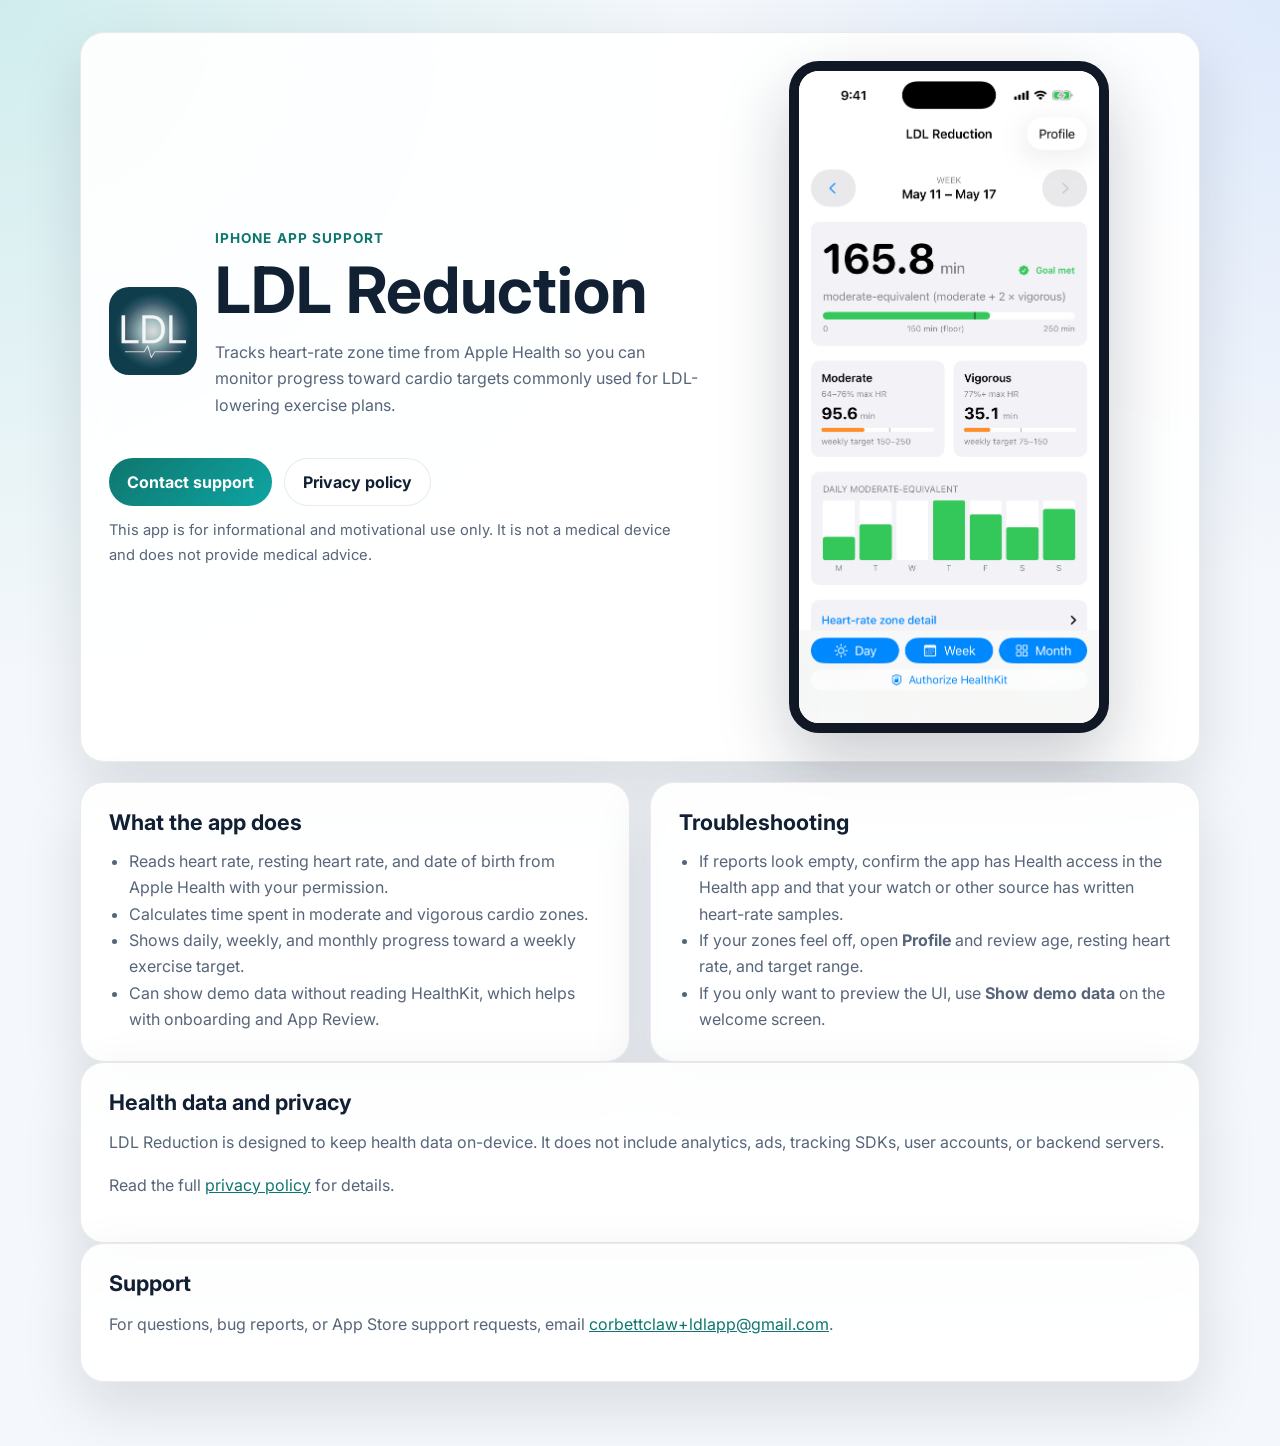
<file: index.html>
<!doctype html>
<html lang="en">
<head>
  <meta charset="utf-8">
  <meta name="viewport" content="width=device-width, initial-scale=1">
  <title>LDL Reduction Support</title>
  <meta name="description" content="Support and privacy information for the LDL Reduction iPhone app.">
  <link rel="preconnect" href="https://fonts.googleapis.com">
  <link rel="preconnect" href="https://fonts.gstatic.com" crossorigin>
  <link href="https://fonts.googleapis.com/css2?family=Inter:wght@400;500;600;700;800&display=swap" rel="stylesheet">
  <link rel="stylesheet" href="styles.css">
</head>
<body>
  <main class="shell">
    <section class="hero card">
      <div class="hero-copy">
        <div class="app-badge">
          <img src="assets/app-icon.png" alt="LDL Reduction app icon">
          <div>
            <p class="eyebrow">iPhone app support</p>
            <h1>LDL Reduction</h1>
            <p class="lede">Tracks heart-rate zone time from Apple Health so you can monitor progress toward cardio targets commonly used for LDL-lowering exercise plans.</p>
          </div>
        </div>
        <div class="cta-row">
          <a class="button primary" href="mailto:corbettclaw+ldlapp@gmail.com">Contact support</a>
          <a class="button secondary" href="privacy.html">Privacy policy</a>
        </div>
        <p class="fine-print">This app is for informational and motivational use only. It is not a medical device and does not provide medical advice.</p>
      </div>
      <div class="hero-shot">
        <img src="assets/app-screenshot.png" alt="LDL Reduction weekly report screen">
      </div>
    </section>

    <section class="grid two-up">
      <article class="card">
        <h2>What the app does</h2>
        <ul>
          <li>Reads heart rate, resting heart rate, and date of birth from Apple Health with your permission.</li>
          <li>Calculates time spent in moderate and vigorous cardio zones.</li>
          <li>Shows daily, weekly, and monthly progress toward a weekly exercise target.</li>
          <li>Can show demo data without reading HealthKit, which helps with onboarding and App Review.</li>
        </ul>
      </article>
      <article class="card">
        <h2>Troubleshooting</h2>
        <ul>
          <li>If reports look empty, confirm the app has Health access in the Health app and that your watch or other source has written heart-rate samples.</li>
          <li>If your zones feel off, open <strong>Profile</strong> and review age, resting heart rate, and target range.</li>
          <li>If you only want to preview the UI, use <strong>Show demo data</strong> on the welcome screen.</li>
        </ul>
      </article>
    </section>

    <section class="card">
      <h2>Health data and privacy</h2>
      <p>LDL Reduction is designed to keep health data on-device. It does not include analytics, ads, tracking SDKs, user accounts, or backend servers.</p>
      <p>Read the full <a href="privacy.html">privacy policy</a> for details.</p>
    </section>

    <section class="card">
      <h2>Support</h2>
      <p>For questions, bug reports, or App Store support requests, email <a href="mailto:corbettclaw+ldlapp@gmail.com">corbettclaw+ldlapp@gmail.com</a>.</p>
    </section>
  </main>
</body>
</html>
</file>
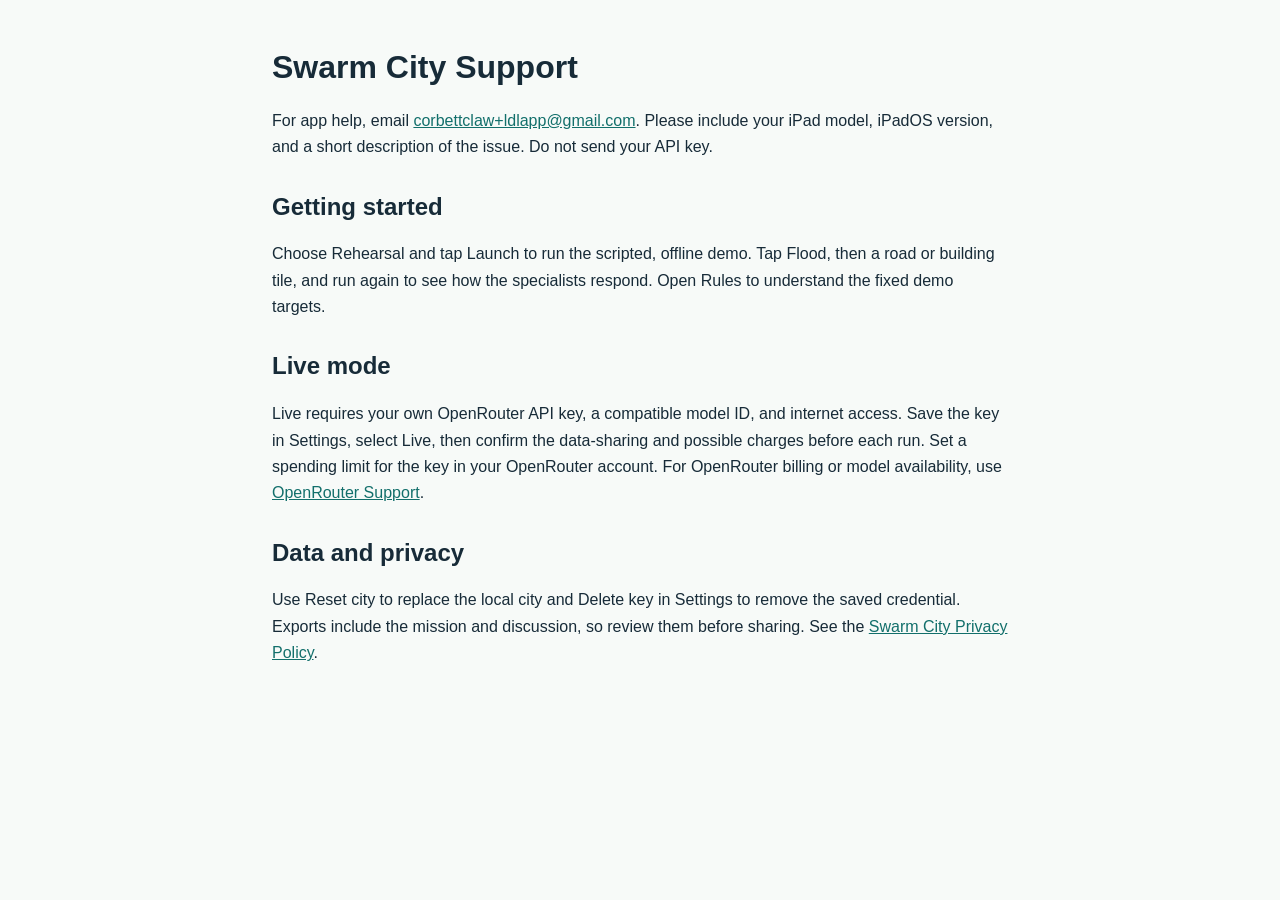
<file: swarm-city/index.html>
<!doctype html>
<html lang="en">
<head>
  <meta charset="utf-8">
  <meta name="viewport" content="width=device-width, initial-scale=1">
  <title>Swarm City Support</title>
  <style>
    :root { color-scheme: light; font-family: -apple-system, BlinkMacSystemFont, "Segoe UI", sans-serif; line-height: 1.65; }
    body { max-width: 46rem; margin: 3rem auto; padding: 0 1.25rem; color: #172b38; background: #f7faf8; }
    h1, h2 { line-height: 1.2; } h2 { margin-top: 2rem; } a { color: #126f6b; }
    .note { padding: .8rem 1rem; border-left: .25rem solid #dd874f; background: #fff3e9; }
  </style>
</head>
<body>
  <h1>Swarm City Support</h1>
  <p>For app help, email <a href="mailto:corbettclaw+ldlapp@gmail.com">corbettclaw+ldlapp@gmail.com</a>. Please include your iPad model, iPadOS version, and a short description of the issue. Do not send your API key.</p>

  <h2>Getting started</h2>
  <p>Choose Rehearsal and tap Launch to run the scripted, offline demo. Tap Flood, then a road or building tile, and run again to see how the specialists respond. Open Rules to understand the fixed demo targets.</p>

  <h2>Live mode</h2>
  <p>Live requires your own OpenRouter API key, a compatible model ID, and internet access. Save the key in Settings, select Live, then confirm the data-sharing and possible charges before each run. Set a spending limit for the key in your OpenRouter account. For OpenRouter billing or model availability, use <a href="https://openrouter.ai/support">OpenRouter Support</a>.</p>

  <h2>Data and privacy</h2>
  <p>Use Reset city to replace the local city and Delete key in Settings to remove the saved credential. Exports include the mission and discussion, so review them before sharing. See the <a href="privacy.html">Swarm City Privacy Policy</a>.</p>
</body>
</html>
</file>
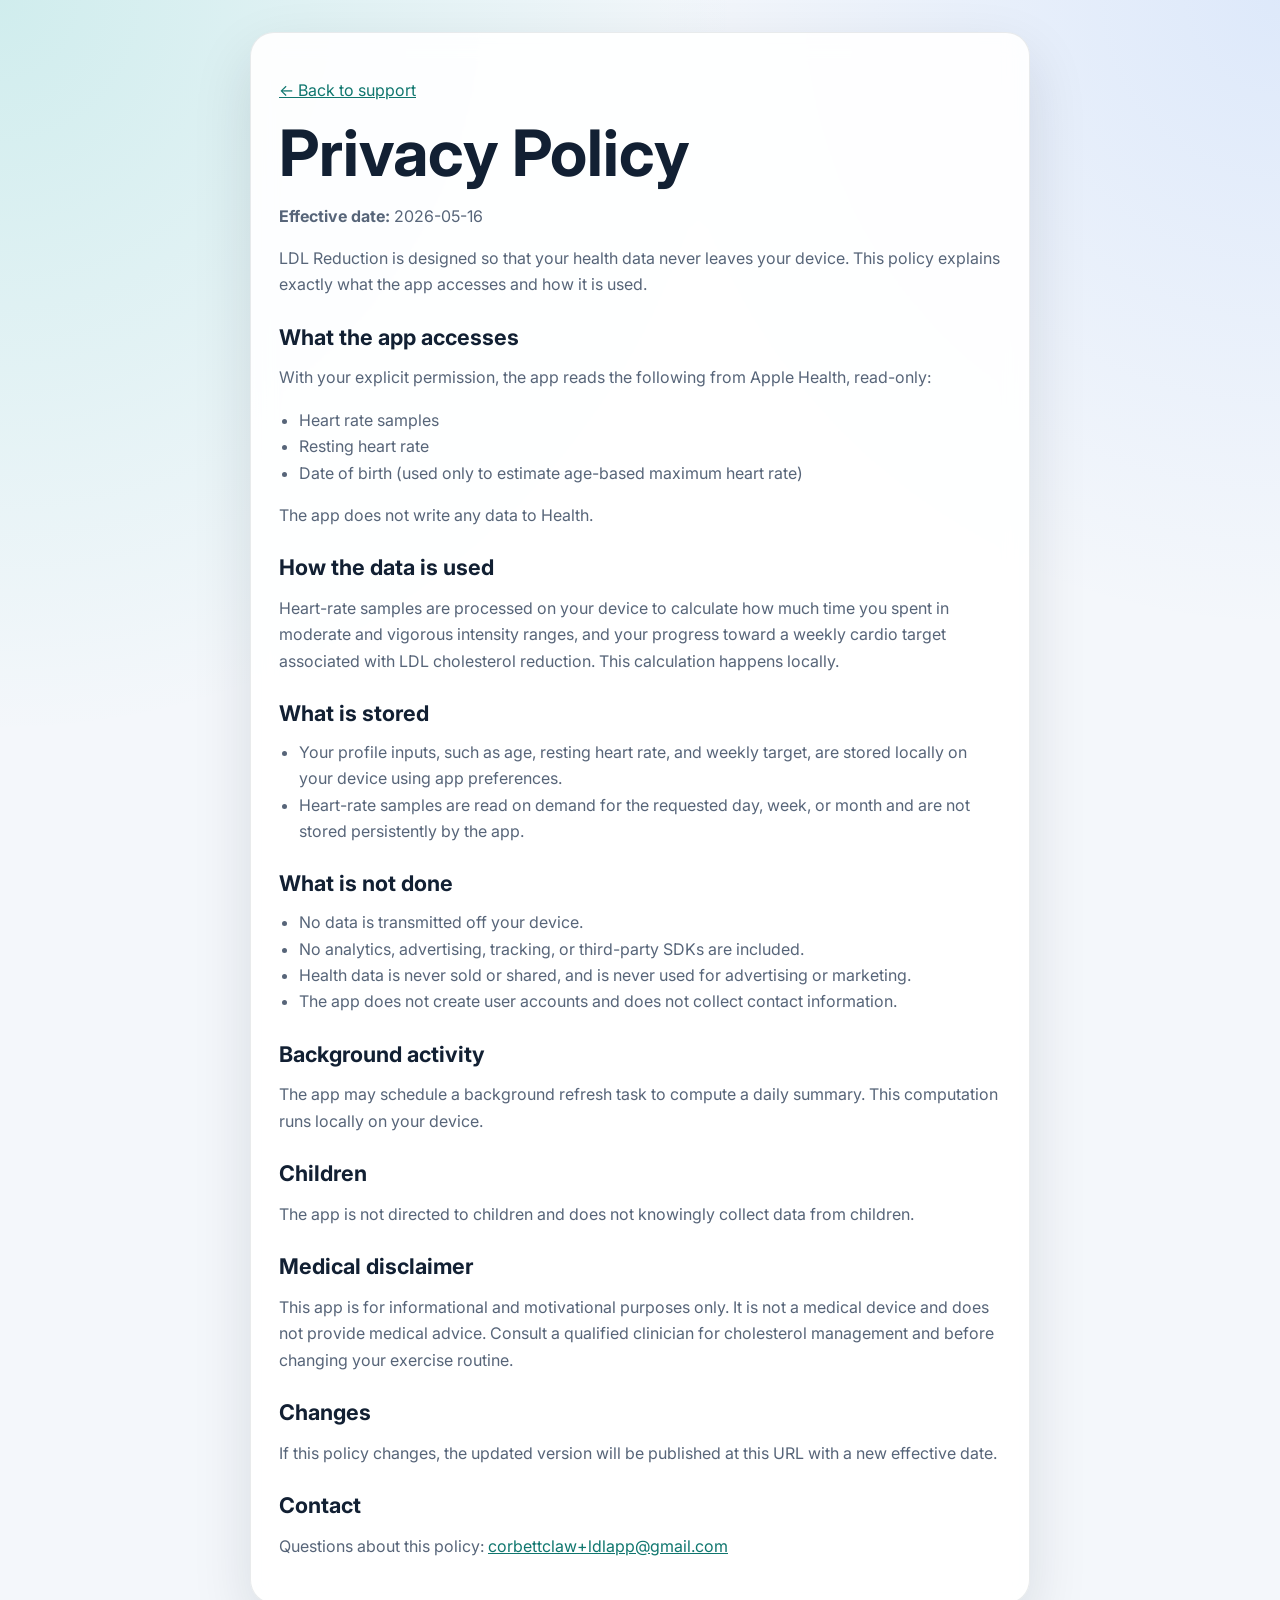
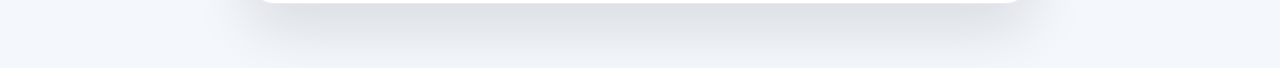
<file: privacy.html>
<!doctype html>
<html lang="en">
<head>
  <meta charset="utf-8">
  <meta name="viewport" content="width=device-width, initial-scale=1">
  <title>LDL Reduction Privacy Policy</title>
  <meta name="description" content="Privacy policy for the LDL Reduction iPhone app.">
  <link rel="preconnect" href="https://fonts.googleapis.com">
  <link rel="preconnect" href="https://fonts.gstatic.com" crossorigin>
  <link href="https://fonts.googleapis.com/css2?family=Inter:wght@400;500;600;700;800&display=swap" rel="stylesheet">
  <link rel="stylesheet" href="styles.css">
</head>
<body>
  <main class="shell narrow">
    <section class="card prose">
      <p><a href="index.html">← Back to support</a></p>
      <h1>Privacy Policy</h1>
      <p><strong>Effective date:</strong> 2026-05-16</p>
      <p>LDL Reduction is designed so that your health data never leaves your device. This policy explains exactly what the app accesses and how it is used.</p>

      <h2>What the app accesses</h2>
      <p>With your explicit permission, the app reads the following from Apple Health, read-only:</p>
      <ul>
        <li>Heart rate samples</li>
        <li>Resting heart rate</li>
        <li>Date of birth (used only to estimate age-based maximum heart rate)</li>
      </ul>
      <p>The app does not write any data to Health.</p>

      <h2>How the data is used</h2>
      <p>Heart-rate samples are processed on your device to calculate how much time you spent in moderate and vigorous intensity ranges, and your progress toward a weekly cardio target associated with LDL cholesterol reduction. This calculation happens locally.</p>

      <h2>What is stored</h2>
      <ul>
        <li>Your profile inputs, such as age, resting heart rate, and weekly target, are stored locally on your device using app preferences.</li>
        <li>Heart-rate samples are read on demand for the requested day, week, or month and are not stored persistently by the app.</li>
      </ul>

      <h2>What is not done</h2>
      <ul>
        <li>No data is transmitted off your device.</li>
        <li>No analytics, advertising, tracking, or third-party SDKs are included.</li>
        <li>Health data is never sold or shared, and is never used for advertising or marketing.</li>
        <li>The app does not create user accounts and does not collect contact information.</li>
      </ul>

      <h2>Background activity</h2>
      <p>The app may schedule a background refresh task to compute a daily summary. This computation runs locally on your device.</p>

      <h2>Children</h2>
      <p>The app is not directed to children and does not knowingly collect data from children.</p>

      <h2>Medical disclaimer</h2>
      <p>This app is for informational and motivational purposes only. It is not a medical device and does not provide medical advice. Consult a qualified clinician for cholesterol management and before changing your exercise routine.</p>

      <h2>Changes</h2>
      <p>If this policy changes, the updated version will be published at this URL with a new effective date.</p>

      <h2>Contact</h2>
      <p>Questions about this policy: <a href="mailto:corbettclaw+ldlapp@gmail.com">corbettclaw+ldlapp@gmail.com</a></p>
    </section>
  </main>
</body>
</html>
</file>
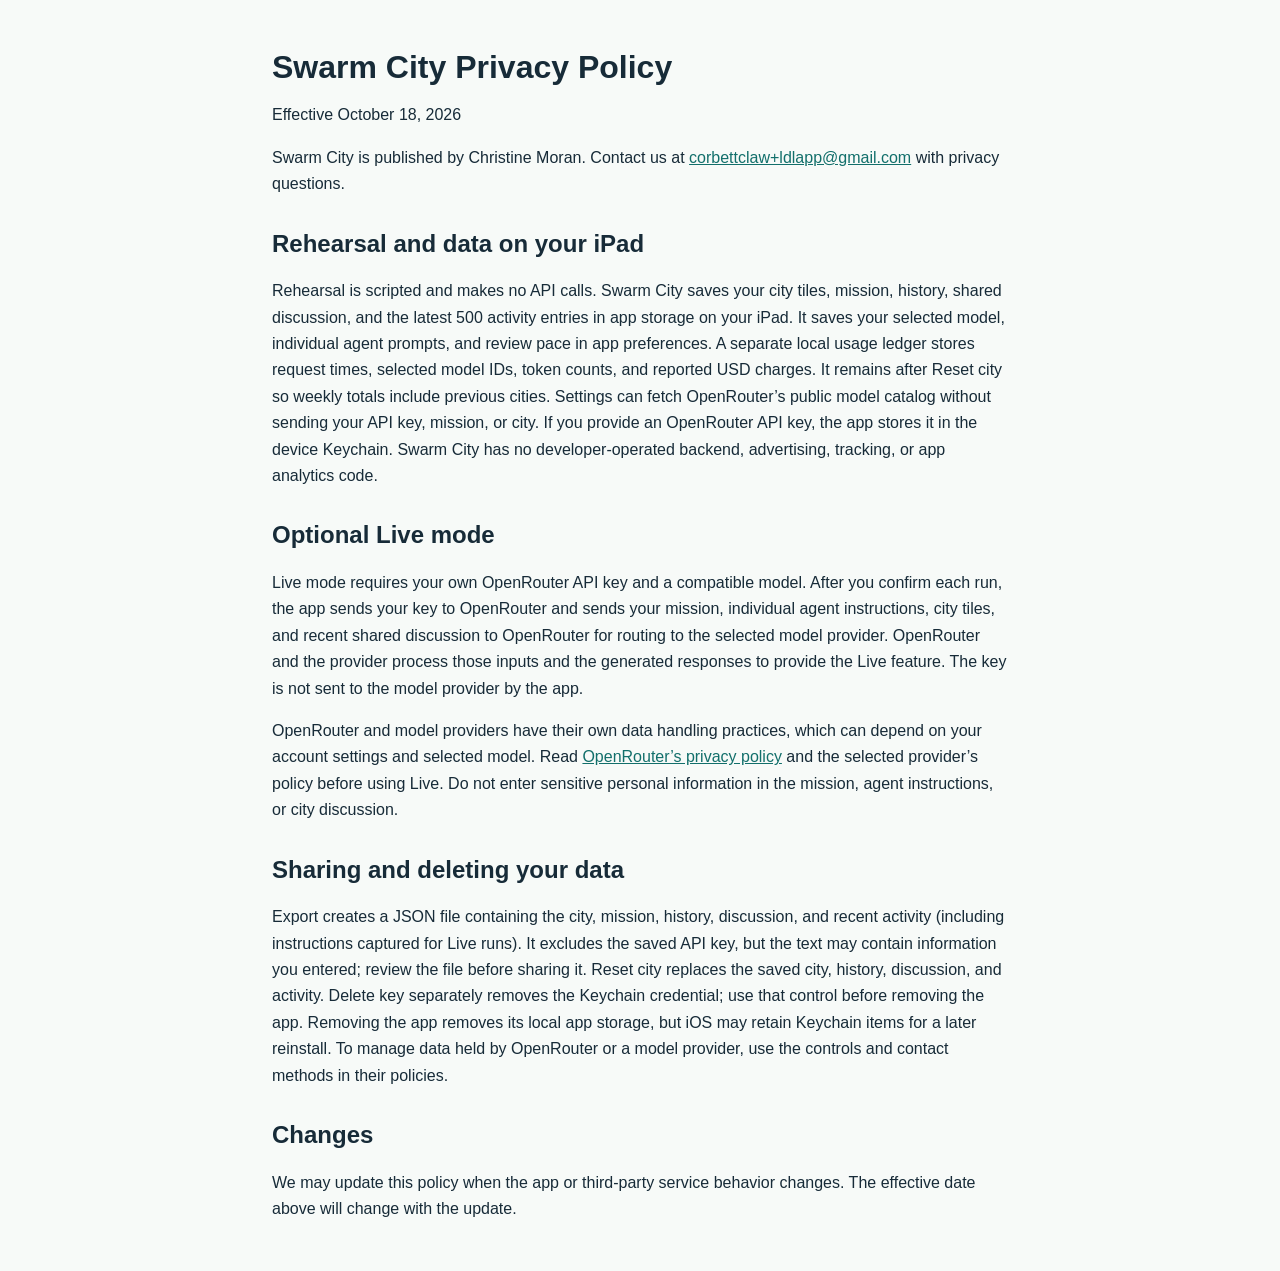
<file: swarm-city/privacy.html>
<!doctype html>
<html lang="en">
<head>
  <meta charset="utf-8">
  <meta name="viewport" content="width=device-width, initial-scale=1">
  <title>Swarm City Privacy Policy</title>
  <style>
    :root { color-scheme: light; font-family: -apple-system, BlinkMacSystemFont, "Segoe UI", sans-serif; line-height: 1.65; }
    body { max-width: 46rem; margin: 3rem auto; padding: 0 1.25rem; color: #172b38; background: #f7faf8; }
    h1, h2 { line-height: 1.2; } h1 { margin-bottom: .25rem; } h2 { margin-top: 2rem; }
    a { color: #126f6b; } .note { padding: .8rem 1rem; border-left: .25rem solid #dd874f; background: #fff3e9; }
  </style>
</head>
<body>
  <h1>Swarm City Privacy Policy</h1>
  <p>Effective October 18, 2026</p>
  <p>Swarm City is published by Christine Moran. Contact us at <a href="mailto:corbettclaw+ldlapp@gmail.com">corbettclaw+ldlapp@gmail.com</a> with privacy questions.</p>

  <h2>Rehearsal and data on your iPad</h2>
  <p>Rehearsal is scripted and makes no API calls. Swarm City saves your city tiles, mission, history, shared discussion, and the latest 500 activity entries in app storage on your iPad. It saves your selected model, individual agent prompts, and review pace in app preferences. A separate local usage ledger stores request times, selected model IDs, token counts, and reported USD charges. It remains after Reset city so weekly totals include previous cities. Settings can fetch OpenRouter’s public model catalog without sending your API key, mission, or city. If you provide an OpenRouter API key, the app stores it in the device Keychain. Swarm City has no developer-operated backend, advertising, tracking, or app analytics code.</p>

  <h2>Optional Live mode</h2>
  <p>Live mode requires your own OpenRouter API key and a compatible model. After you confirm each run, the app sends your key to OpenRouter and sends your mission, individual agent instructions, city tiles, and recent shared discussion to OpenRouter for routing to the selected model provider. OpenRouter and the provider process those inputs and the generated responses to provide the Live feature. The key is not sent to the model provider by the app.</p>
  <p>OpenRouter and model providers have their own data handling practices, which can depend on your account settings and selected model. Read <a href="https://openrouter.ai/privacy">OpenRouter’s privacy policy</a> and the selected provider’s policy before using Live. Do not enter sensitive personal information in the mission, agent instructions, or city discussion.</p>

  <h2>Sharing and deleting your data</h2>
  <p>Export creates a JSON file containing the city, mission, history, discussion, and recent activity (including instructions captured for Live runs). It excludes the saved API key, but the text may contain information you entered; review the file before sharing it. Reset city replaces the saved city, history, discussion, and activity. Delete key separately removes the Keychain credential; use that control before removing the app. Removing the app removes its local app storage, but iOS may retain Keychain items for a later reinstall. To manage data held by OpenRouter or a model provider, use the controls and contact methods in their policies.</p>

  <h2>Changes</h2>
  <p>We may update this policy when the app or third-party service behavior changes. The effective date above will change with the update.</p>
</body>
</html>
</file>
<file: styles.css>
:root {
  color-scheme: light;
  --bg: #f4f7fb;
  --card: rgba(255,255,255,0.92);
  --text: #122033;
  --muted: #576579;
  --line: rgba(18,32,51,0.09);
  --accent: #0f766e;
  --accent-2: #0ea5a3;
  --shadow: 0 24px 60px rgba(15, 23, 42, 0.12);
}
* { box-sizing: border-box; }
body {
  margin: 0;
  font-family: Inter, system-ui, sans-serif;
  color: var(--text);
  background:
    radial-gradient(circle at top left, rgba(20,184,166,0.16), transparent 35%),
    radial-gradient(circle at top right, rgba(59,130,246,0.12), transparent 30%),
    var(--bg);
}
a { color: var(--accent); }
.shell {
  width: min(1120px, calc(100% - 32px));
  margin: 0 auto;
  padding: 32px 0 64px;
}
.shell.narrow { width: min(780px, calc(100% - 32px)); }
.card {
  background: var(--card);
  border: 1px solid var(--line);
  border-radius: 24px;
  box-shadow: var(--shadow);
  padding: 28px;
  backdrop-filter: blur(12px);
}
.hero {
  display: grid;
  grid-template-columns: 1.2fr 0.9fr;
  gap: 28px;
  align-items: center;
}
.app-badge {
  display: flex;
  gap: 18px;
  align-items: center;
}
.app-badge img {
  width: 88px;
  height: 88px;
  border-radius: 20px;
}
.eyebrow {
  margin: 0 0 6px;
  color: var(--accent);
  font-size: 0.85rem;
  font-weight: 700;
  text-transform: uppercase;
  letter-spacing: 0.08em;
}
h1, h2 { line-height: 1.05; }
h1 {
  margin: 0;
  font-size: clamp(2.4rem, 5vw, 4.4rem);
}
h2 {
  margin: 0 0 14px;
  font-size: 1.35rem;
}
.lede, li, p { color: var(--muted); line-height: 1.65; }
.cta-row {
  display: flex;
  gap: 12px;
  margin: 24px 0 12px;
  flex-wrap: wrap;
}
.button {
  display: inline-flex;
  align-items: center;
  justify-content: center;
  min-height: 48px;
  padding: 0 18px;
  border-radius: 999px;
  text-decoration: none;
  font-weight: 700;
}
.button.primary {
  background: linear-gradient(135deg, var(--accent), var(--accent-2));
  color: white;
}
.button.secondary {
  background: white;
  border: 1px solid var(--line);
  color: var(--text);
}
.fine-print {
  font-size: 0.92rem;
  margin: 0;
}
.hero-shot {
  display: flex;
  justify-content: center;
}
.hero-shot img {
  width: min(100%, 320px);
  border-radius: 30px;
  border: 10px solid #101826;
  box-shadow: 0 30px 70px rgba(15, 23, 42, 0.22);
}
.grid {
  display: grid;
  gap: 20px;
  margin-top: 20px;
}
.two-up { grid-template-columns: repeat(2, minmax(0, 1fr)); }
ul { padding-left: 20px; margin: 0; }
.prose h1 { margin-top: 0; }
.prose h2 { margin-top: 28px; }
@media (max-width: 860px) {
  .hero, .two-up { grid-template-columns: 1fr; }
  .app-badge { align-items: flex-start; }
}
</file>
